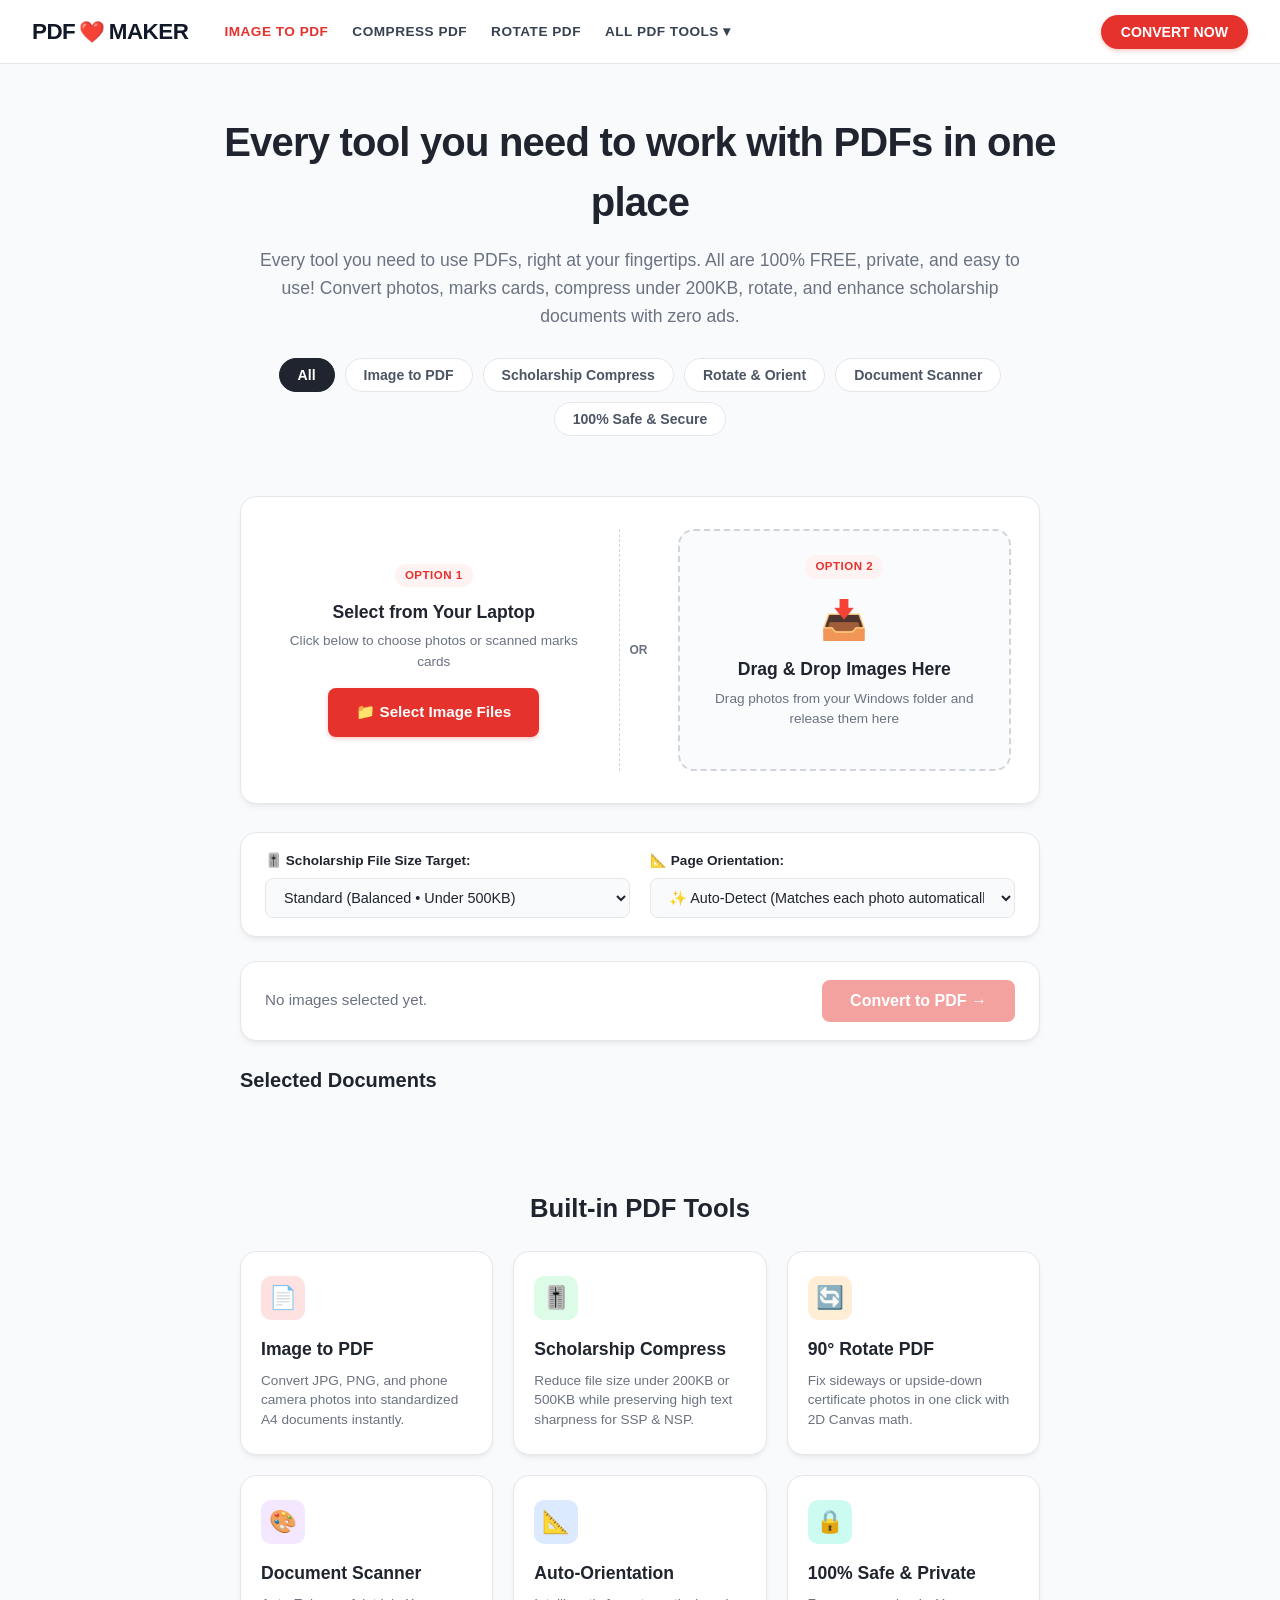
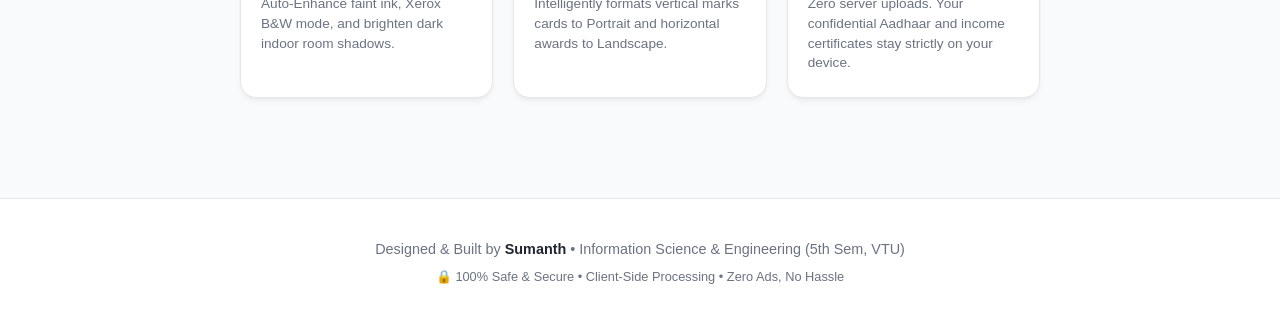
<file: index.html>
<!DOCTYPE html>
<html lang="en">
<head>
    <meta charset="UTF-8">
    <meta name="viewport" content="width=device-width, initial-scale=1.0">
    
    <!-- Favicon -->
    <link rel="icon" type="image/svg+xml" href="favicon.svg">

    <!-- SEO Meta Tags -->
    <title>PDF Maker - Every tool you need to work with PDFs in one place</title>
    <meta name="title" content="PDF Maker - Every tool you need to work with PDFs in one place">
    <meta name="description" content="100% FREE, private, and ad-free in-browser PDF tools. Convert images to A4 PDF, compress under 200KB/500KB for scholarships, rotate, and enhance documents.">
    <meta name="keywords" content="pdf maker, image to pdf, ilovepdf alternative, scholarship pdf converter, compress pdf under 200kb, rotate pdf, vtu marks card pdf">
    <meta name="author" content="Sumanth">

    <!-- Open Graph Social Sharing -->
    <meta property="og:type" content="website">
    <meta property="og:title" content="PDF Maker - Every tool you need to work with PDFs in one place">
    <meta property="og:description" content="All are 100% FREE and easy to use! Convert, compress, rotate, and enhance scholarship documents with zero ads.">
    <meta property="og:image" content="favicon.svg">

    <!-- Connect our stylesheet -->
    <link rel="stylesheet" href="style.css">

    <!-- Load jsPDF library locally -->
    <script src="jspdf.umd.min.js"></script>
</head>
<body>

    <!-- 1. iLovePDF Style Navigation Bar -->
    <nav class="site-nav">
        <div class="nav-left">
            <a href="#" class="brand-logo">
                PDF <span class="brand-heart">❤️</span> MAKER
            </a>
            <ul class="nav-links">
                <li><a href="#uploadWorkspace" class="active">IMAGE TO PDF</a></li>
                <li><a href="#uploadWorkspace">COMPRESS PDF</a></li>
                <li><a href="#uploadWorkspace">ROTATE PDF</a></li>
                <li><a href="#featuresGrid">ALL PDF TOOLS ▾</a></li>
            </ul>
        </div>

        <div class="nav-right">
            <button class="btn-nav-action" onclick="document.getElementById('uploadWorkspace').scrollIntoView({ behavior: 'smooth' })">
                CONVERT NOW
            </button>
        </div>
    </nav>

    <!-- 2. iLovePDF Hero Header -->
    <section class="hero-section">
        <h1 class="hero-title">Every tool you need to work with PDFs in one place</h1>
        <p class="hero-description">
            Every tool you need to use PDFs, right at your fingertips. All are 100% FREE, private, and easy to use! 
            Convert photos, marks cards, compress under 200KB, rotate, and enhance scholarship documents with zero ads.
        </p>

        <!-- Category Filter Pills -->
        <div class="filter-pills-row">
            <button class="pill-item active" onclick="filterCards('all', this)">All</button>
            <button class="pill-item" onclick="filterCards('convert', this)">Image to PDF</button>
            <button class="pill-item" onclick="filterCards('compress', this)">Scholarship Compress</button>
            <button class="pill-item" onclick="filterCards('rotate', this)">Rotate &amp; Orient</button>
            <button class="pill-item" onclick="filterCards('scanner', this)">Document Scanner</button>
            <button class="pill-item" onclick="filterCards('privacy', this)">100% Safe &amp; Secure</button>
        </div>
    </section>

    <!-- 3. Main Interactive Workspace -->
    <div class="app-container" id="uploadWorkspace">
        <div class="upload-card-wrapper">
            
            <!-- Upload Options Grid -->
            <div class="upload-options-grid">
                
                <!-- OPTION 1: Browse Button -->
                <div class="option-box browse-option">
                    <span class="option-tag">OPTION 1</span>
                    <h3>Select from Your Laptop</h3>
                    <p>Click below to choose photos or scanned marks cards</p>
                    
                    <input 
                        type="file" 
                        id="imageInput" 
                        accept="image/*" 
                        multiple 
                        class="visually-hidden" 
                    />
                    <label for="imageInput" class="btn-browse">
                        📁 Select Image Files
                    </label>
                </div>

                <!-- Divider -->
                <div class="options-divider">
                    <span>OR</span>
                </div>

                <!-- OPTION 2: Drag & Drop Zone -->
                <div id="dropZone" class="option-box drop-zone">
                    <span class="option-tag">OPTION 2</span>
                    <div class="icon">📥</div>
                    <h3>Drag &amp; Drop Images Here</h3>
                    <p>Drag photos from your Windows folder and release them here</p>
                </div>

            </div>
        </div>

        <!-- Pre-conversion Settings (Compression & Orientation) -->
        <section class="settings-card">
            <div class="setting-item">
                <label for="compressionQuality">🎚️ Scholarship File Size Target:</label>
                <select id="compressionQuality">
                    <option value="0.7" selected>Standard (Balanced • Under 500KB)</option>
                    <option value="0.5">High Compression (Smallest • Under 200KB for SSP/NSP)</option>
                    <option value="0.92">Maximum Clarity (Original Size)</option>
                </select>
            </div>

            <div class="setting-item">
                <label for="pageOrientation">📐 Page Orientation:</label>
                <select id="pageOrientation">
                    <option value="auto" selected>✨ Auto-Detect (Matches each photo automatically)</option>
                    <option value="portrait">Portrait (Standard Vertical A4)</option>
                    <option value="landscape">Landscape (Horizontal Certificates)</option>
                </select>
            </div>
        </section>

        <!-- Action Bar: Status + Clear All + Convert Button -->
        <section class="action-bar">
            <span id="statusText">No images selected yet.</span>
            <div class="action-buttons">
                <button id="clearAllBtn" class="btn-clear" style="display: none;" title="Remove all images">
                    🧹 Clear All
                </button>
                <button id="convertBtn" class="btn-primary" disabled>
                    <span>Convert to PDF →</span>
                </button>
            </div>
        </section>

        <!-- Download Card (Revealed ONLY after conversion!) -->
        <section id="downloadSection" class="download-card" style="display: none;">
            <div class="download-header">
                <div class="success-icon">🎉</div>
                <div>
                    <h3>Your PDF is Ready!</h3>
                    <p id="pdfSizeNotice">Compiled successfully</p>
                </div>
            </div>

            <div class="naming-form">
                <label for="pdfFileName">Name your PDF file:</label>
                <div class="input-with-extension">
                    <input 
                        type="text" 
                        id="pdfFileName" 
                        value="scholarship_documents" 
                        placeholder="e.g. Sumanth_MarksCard" 
                    />
                    <span class="extension-label">.pdf</span>
                </div>
            </div>

            <div class="download-actions">
                <button id="finalDownloadBtn" class="btn-primary btn-download">
                    ⬇️ Download PDF
                </button>
                <button id="previewPdfBtn" class="btn-secondary">
                    👁️ Preview in New Tab
                </button>
            </div>
        </section>

        <!-- Thumbnail Preview Section -->
        <section class="preview-section">
            <h2>Selected Documents</h2>
            <div id="imageGrid" class="image-grid"></div>
        </section>

        <!-- 4. iLovePDF Feature Cards Showcase Grid -->
        <section class="features-showcase-section" id="featuresGrid">
            <h3 class="features-showcase-title">Built-in PDF Tools</h3>
            
            <div class="ilove-cards-grid">
                
                <!-- Card 1 -->
                <div class="tool-card" data-category="convert">
                    <div class="tool-badge-icon badge-red">📄</div>
                    <h4>Image to PDF</h4>
                    <p>Convert JPG, PNG, and phone camera photos into standardized A4 documents instantly.</p>
                </div>

                <!-- Card 2 -->
                <div class="tool-card" data-category="compress">
                    <div class="tool-badge-icon badge-green">🎚️</div>
                    <h4>Scholarship Compress</h4>
                    <p>Reduce file size under 200KB or 500KB while preserving high text sharpness for SSP &amp; NSP.</p>
                </div>

                <!-- Card 3 -->
                <div class="tool-card" data-category="rotate">
                    <div class="tool-badge-icon badge-orange">🔄</div>
                    <h4>90° Rotate PDF</h4>
                    <p>Fix sideways or upside-down certificate photos in one click with 2D Canvas math.</p>
                </div>

                <!-- Card 4 -->
                <div class="tool-card" data-category="scanner">
                    <div class="tool-badge-icon badge-purple">🎨</div>
                    <h4>Document Scanner</h4>
                    <p>Auto-Enhance faint ink, Xerox B&amp;W mode, and brighten dark indoor room shadows.</p>
                </div>

                <!-- Card 5 -->
                <div class="tool-card" data-category="rotate">
                    <div class="tool-badge-icon badge-blue">📐</div>
                    <h4>Auto-Orientation</h4>
                    <p>Intelligently formats vertical marks cards to Portrait and horizontal awards to Landscape.</p>
                </div>

                <!-- Card 6 -->
                <div class="tool-card" data-category="privacy">
                    <div class="tool-badge-icon badge-emerald">🔒</div>
                    <h4>100% Safe &amp; Private</h4>
                    <p>Zero server uploads. Your confidential Aadhaar and income certificates stay strictly on your device.</p>
                </div>

            </div>
        </section>
    </div>

    <!-- 5. Developer Portfolio Footer -->
    <footer class="app-footer">
        <p>Designed &amp; Built by <strong>Sumanth</strong> • Information Science &amp; Engineering (5th Sem, VTU)</p>
        <p class="footer-sub">🔒 100% Safe &amp; Secure • Client-Side Processing • Zero Ads, No Hassle</p>
    </footer>

    <!-- Connect our JavaScript file -->
    <script src="app.js"></script>

    <!-- Filter Pills Script -->
    <script>
        function filterCards(category, btnElement) {
            // Update active pill
            document.querySelectorAll('.pill-item').forEach(pill => pill.classList.remove('active'));
            btnElement.classList.add('active');

            // Filter cards
            const cards = document.querySelectorAll('.tool-card');
            cards.forEach(card => {
                if (category === 'all' || card.dataset.category === category) {
                    card.style.display = 'flex';
                } else {
                    card.style.display = 'none';
                }
            });

            // If a tool pill is clicked, scroll to workspace
            if (category !== 'all') {
                document.getElementById('uploadWorkspace').scrollIntoView({ behavior: 'smooth' });
            }
        }
    </script>
</body>
</html>
</file>
<file: style.css>
/* ========================================================
   iLovePDF Design System (Red & Clean White Theme)
   ======================================================== */
:root {
    --brand-red: #e5322d;
    --brand-red-hover: #cb201c;
    --brand-red-light: #fef2f2;
    --bg-page: #f8fafc;
    --surface-white: #ffffff;
    --text-heading: #1f242e;
    --text-body: #4b5563;
    --text-muted: #6b7280;
    --border-color: #e5e7eb;
    --border-dashed: #d1d5db;
    --shadow-card: 0 4px 6px -1px rgba(0, 0, 0, 0.05), 0 2px 4px -2px rgba(0, 0, 0, 0.05);
    --shadow-card-hover: 0 12px 20px -3px rgba(0, 0, 0, 0.08), 0 4px 6px -4px rgba(0, 0, 0, 0.04);
    --radius-card: 16px;
    --radius-btn: 8px;
    --radius-pill: 9999px;
    --font-stack: -apple-system, BlinkMacSystemFont, 'Segoe UI', Roboto, Helvetica, Arial, sans-serif;
}

* {
    box-sizing: border-box;
    margin: 0;
    padding: 0;
}

body {
    font-family: var(--font-stack);
    background-color: var(--bg-page);
    color: var(--text-heading);
    line-height: 1.5;
    -webkit-font-smoothing: antialiased;
}

/* ========================================================
   1. iLovePDF Navigation Bar
   ======================================================== */
.site-nav {
    background-color: var(--surface-white);
    border-bottom: 1px solid var(--border-color);
    padding: 0 32px;
    height: 64px;
    display: flex;
    align-items: center;
    justify-content: space-between;
    position: sticky;
    top: 0;
    z-index: 50;
}

.nav-left {
    display: flex;
    align-items: center;
    gap: 36px;
}

.brand-logo {
    display: flex;
    align-items: center;
    gap: 4px;
    text-decoration: none;
    font-size: 1.4rem;
    font-weight: 900;
    letter-spacing: -0.5px;
    color: #111827;
}

.brand-heart {
    color: var(--brand-red);
    font-size: 1.3rem;
    display: inline-block;
    animation: pulseHeart 2s infinite;
}

@keyframes pulseHeart {
    0%, 100% { transform: scale(1); }
    50% { transform: scale(1.12); }
}

.nav-links {
    display: flex;
    align-items: center;
    gap: 24px;
    list-style: none;
}

@media (max-width: 900px) {
    .nav-links { display: none; }
}

.nav-links a {
    text-decoration: none;
    font-size: 0.85rem;
    font-weight: 700;
    color: #374151;
    text-transform: uppercase;
    letter-spacing: 0.5px;
    transition: color 0.15s ease;
}

.nav-links a:hover,
.nav-links a.active {
    color: var(--brand-red);
}

.nav-right {
    display: flex;
    align-items: center;
    gap: 16px;
}

.btn-nav-action {
    background-color: var(--brand-red);
    color: white;
    padding: 9px 20px;
    border-radius: var(--radius-pill);
    font-size: 0.88rem;
    font-weight: 700;
    text-decoration: none;
    border: none;
    cursor: pointer;
    transition: all 0.15s ease;
    box-shadow: 0 2px 4px rgba(229, 50, 45, 0.25);
}

.btn-nav-action:hover {
    background-color: var(--brand-red-hover);
    transform: translateY(-1px);
    box-shadow: 0 4px 8px rgba(229, 50, 45, 0.35);
}

/* ========================================================
   2. Hero Section
   ======================================================== */
.hero-section {
    text-align: center;
    padding: 48px 20px 24px 20px;
    max-width: 900px;
    margin: 0 auto;
}

.hero-title {
    font-size: 2.5rem;
    font-weight: 800;
    color: var(--text-heading);
    letter-spacing: -0.8px;
    margin-bottom: 14px;
}

@media (max-width: 640px) {
    .hero-title { font-size: 1.85rem; }
}

.hero-description {
    font-size: 1.1rem;
    color: var(--text-muted);
    line-height: 1.6;
    max-width: 780px;
    margin: 0 auto 28px auto;
}

/* Category Filter Pills */
.filter-pills-row {
    display: flex;
    justify-content: center;
    align-items: center;
    gap: 10px;
    flex-wrap: wrap;
    margin-bottom: 36px;
}

.pill-item {
    background: var(--surface-white);
    border: 1px solid var(--border-color);
    padding: 8px 18px;
    border-radius: var(--radius-pill);
    font-size: 0.88rem;
    font-weight: 600;
    color: #4b5563;
    cursor: pointer;
    transition: all 0.15s ease;
    user-select: none;
}

.pill-item:hover {
    border-color: #cbd5e1;
    background-color: #f8fafc;
}

.pill-item.active {
    background-color: #1f242e;
    color: #ffffff;
    border-color: #1f242e;
}

/* ========================================================
   3. Main App Container & Workspace
   ======================================================== */
.app-container {
    max-width: 840px;
    margin: 0 auto;
    padding: 0 20px 40px 20px;
}

/* The Upload Card */
.upload-card-wrapper {
    background: var(--surface-white);
    border: 1px solid var(--border-color);
    border-radius: var(--radius-card);
    padding: 32px 28px;
    box-shadow: var(--shadow-card);
    margin-bottom: 28px;
}

.upload-options-grid {
    display: flex;
    gap: 20px;
    align-items: stretch;
}

@media (max-width: 680px) {
    .upload-options-grid { flex-direction: column; }
}

.option-box {
    flex: 1;
    display: flex;
    flex-direction: column;
    align-items: center;
    justify-content: center;
    text-align: center;
    padding: 24px 16px;
    border-radius: var(--radius-card);
}

.option-tag {
    font-size: 0.72rem;
    font-weight: 700;
    letter-spacing: 0.5px;
    color: var(--brand-red);
    background: var(--brand-red-light);
    padding: 3px 10px;
    border-radius: var(--radius-pill);
    margin-bottom: 12px;
}

.option-box h3 {
    font-size: 1.1rem;
    font-weight: 700;
    margin-bottom: 6px;
}

.option-box p {
    font-size: 0.85rem;
    color: var(--text-muted);
    margin-bottom: 16px;
}

/* Red iLovePDF Style Browse Button */
.btn-browse {
    background-color: var(--brand-red);
    color: white;
    padding: 13px 28px;
    border-radius: var(--radius-btn);
    font-weight: 700;
    font-size: 0.95rem;
    cursor: pointer;
    transition: all 0.15s ease;
    display: inline-block;
    box-shadow: 0 2px 4px rgba(229, 50, 45, 0.25);
}

.btn-browse:hover {
    background-color: var(--brand-red-hover);
    transform: translateY(-1px);
    box-shadow: 0 4px 10px rgba(229, 50, 45, 0.35);
}

.visually-hidden {
    position: absolute;
    width: 1px;
    height: 1px;
    padding: 0;
    margin: -1px;
    overflow: hidden;
    clip: rect(0, 0, 0, 0);
    border: 0;
}

.options-divider {
    display: flex;
    align-items: center;
    justify-content: center;
    color: var(--text-muted);
    font-size: 0.75rem;
    font-weight: 700;
}

@media (min-width: 681px) {
    .options-divider {
        border-left: 1px dashed var(--border-dashed);
        padding: 0 10px;
    }
}

.drop-zone {
    border: 2px dashed var(--border-dashed);
    background-color: #fafbfc;
    transition: all 0.2s ease;
}

.drop-zone .icon {
    font-size: 2.4rem;
    margin-bottom: 8px;
}

.drop-zone.drag-active {
    border-color: var(--brand-red);
    background-color: var(--brand-red-light);
    transform: scale(1.02);
}

/* ========================================================
   4. Settings Panel
   ======================================================== */
.settings-card {
    background-color: var(--surface-white);
    border: 1px solid var(--border-color);
    border-radius: var(--radius-card);
    padding: 18px 24px;
    display: flex;
    gap: 20px;
    flex-wrap: wrap;
    box-shadow: var(--shadow-card);
    margin-bottom: 24px;
}

.setting-item {
    flex: 1;
    min-width: 240px;
    display: flex;
    flex-direction: column;
    gap: 6px;
}

.setting-item label {
    font-size: 0.85rem;
    font-weight: 700;
    color: var(--text-heading);
}

.setting-item select {
    padding: 10px 14px;
    border: 1px solid var(--border-color);
    border-radius: var(--radius-btn);
    font-family: inherit;
    font-size: 0.9rem;
    color: var(--text-heading);
    background-color: #f9fafb;
    outline: none;
    transition: border-color 0.15s ease;
}

.setting-item select:focus {
    border-color: var(--brand-red);
    background-color: #ffffff;
}

/* ========================================================
   5. Action Bar (Convert Button)
   ======================================================== */
.action-bar {
    display: flex;
    justify-content: space-between;
    align-items: center;
    background-color: var(--surface-white);
    padding: 18px 24px;
    border-radius: var(--radius-card);
    margin-bottom: 24px;
    box-shadow: var(--shadow-card);
    border: 1px solid var(--border-color);
}

#statusText {
    font-size: 0.95rem;
    color: var(--text-muted);
    font-weight: 500;
}

.action-buttons {
    display: flex;
    align-items: center;
    gap: 12px;
}

.btn-clear {
    background: transparent;
    color: #ef4444;
    border: 1px solid #fca5a5;
    padding: 10px 18px;
    font-size: 0.9rem;
    font-weight: 700;
    border-radius: var(--radius-btn);
    cursor: pointer;
    transition: all 0.15s ease;
}

.btn-clear:hover {
    background-color: #fef2f2;
    border-color: #ef4444;
}

.btn-primary {
    background-color: var(--brand-red);
    color: white;
    border: none;
    padding: 12px 28px;
    font-size: 1rem;
    font-weight: 700;
    border-radius: var(--radius-btn);
    cursor: pointer;
    transition: all 0.15s ease;
    display: inline-flex;
    align-items: center;
    gap: 8px;
    box-shadow: 0 2px 4px rgba(229, 50, 45, 0.25);
}

.btn-primary:hover:not(:disabled) {
    background-color: var(--brand-red-hover);
    transform: translateY(-1px);
    box-shadow: 0 4px 10px rgba(229, 50, 45, 0.35);
}

.btn-primary:disabled {
    opacity: 0.45;
    cursor: not-allowed;
    box-shadow: none;
}

/* ========================================================
   6. Post-Conversion Download & Naming Card
   ======================================================== */
.download-card {
    background: #ffffff;
    border: 2px solid #10b981;
    border-radius: var(--radius-card);
    padding: 28px;
    margin-bottom: 28px;
    box-shadow: var(--shadow-card-hover);
    animation: slideDown 0.3s ease-out;
}

@keyframes slideDown {
    from {
        opacity: 0;
        transform: translateY(-10px);
    }
    to {
        opacity: 1;
        transform: translateY(0);
    }
}

.download-header {
    display: flex;
    align-items: center;
    gap: 16px;
    margin-bottom: 20px;
}

.success-icon {
    font-size: 2.2rem;
    background: #ecfdf5;
    border-radius: 50%;
    width: 52px;
    height: 52px;
    display: flex;
    align-items: center;
    justify-content: center;
}

.download-header h3 {
    font-size: 1.25rem;
    font-weight: 800;
    color: var(--text-heading);
    margin-bottom: 2px;
}

.download-header p {
    font-size: 0.9rem;
    color: var(--text-muted);
}

.naming-form {
    margin-bottom: 20px;
}

.naming-form label {
    display: block;
    font-size: 0.88rem;
    font-weight: 700;
    margin-bottom: 8px;
    color: var(--text-heading);
}

.input-with-extension {
    display: flex;
    align-items: center;
    background: #f9fafb;
    border: 1px solid var(--border-color);
    border-radius: var(--radius-btn);
    overflow: hidden;
    max-width: 440px;
    transition: border-color 0.15s ease;
}

.input-with-extension:focus-within {
    border-color: var(--brand-red);
    background: #ffffff;
    box-shadow: 0 0 0 3px rgba(229, 50, 45, 0.1);
}

.input-with-extension input {
    flex: 1;
    border: none;
    background: transparent;
    padding: 12px 16px;
    font-family: inherit;
    font-size: 0.95rem;
    color: var(--text-heading);
    outline: none;
}

.extension-label {
    padding-right: 16px;
    font-weight: 700;
    color: var(--text-muted);
    font-size: 0.95rem;
    user-select: none;
}

.download-actions {
    display: flex;
    gap: 14px;
    flex-wrap: wrap;
}

.btn-download {
    background-color: #059669;
    box-shadow: 0 2px 4px rgba(5, 150, 105, 0.25);
}

.btn-download:hover {
    background-color: #047857;
    box-shadow: 0 4px 10px rgba(5, 150, 105, 0.35);
}

.btn-secondary {
    background-color: #4b5563;
    color: white;
    border: none;
    padding: 12px 22px;
    font-size: 0.95rem;
    font-weight: 700;
    border-radius: var(--radius-btn);
    cursor: pointer;
    transition: background-color 0.15s ease;
}

.btn-secondary:hover {
    background-color: #374151;
}

/* ========================================================
   7. Preview Grid & Thumbnail Cards
   ======================================================== */
.preview-section {
    margin-bottom: 48px;
}

.preview-section h2 {
    font-size: 1.25rem;
    font-weight: 800;
    margin-bottom: 16px;
    color: var(--text-heading);
}

.image-grid {
    display: grid;
    grid-template-columns: repeat(auto-fill, minmax(180px, 1fr));
    gap: 16px;
}

.thumbnail-card {
    background: var(--surface-white);
    border: 1px solid var(--border-color);
    border-radius: var(--radius-card);
    overflow: hidden;
    box-shadow: var(--shadow-card);
    transition: transform 0.2s ease, box-shadow 0.2s ease;
    display: flex;
    flex-direction: column;
    position: relative;
}

.thumbnail-card:hover {
    transform: translateY(-3px);
    box-shadow: var(--shadow-card-hover);
}

.card-top-actions {
    position: absolute;
    top: 8px;
    right: 8px;
    display: flex;
    gap: 6px;
    z-index: 10;
}

.btn-card-action {
    background-color: rgba(31, 36, 46, 0.75);
    color: white;
    border: none;
    width: 28px;
    height: 28px;
    border-radius: 50%;
    cursor: pointer;
    display: flex;
    align-items: center;
    justify-content: center;
    font-size: 12px;
    transition: all 0.15s ease;
    backdrop-filter: blur(4px);
}

.btn-card-action:hover {
    transform: scale(1.15);
}

.btn-delete {
    background-color: rgba(229, 50, 45, 0.85);
}

.btn-delete:hover {
    background-color: var(--brand-red-hover);
}

.btn-rotate {
    background-color: rgba(59, 130, 246, 0.85);
}

.btn-rotate:hover {
    background-color: #2563eb;
}

.img-wrapper {
    width: 100%;
    height: 155px;
    background-color: #f3f4f6;
    display: flex;
    align-items: center;
    justify-content: center;
    overflow: hidden;
}

.img-wrapper img {
    max-width: 100%;
    max-height: 100%;
    object-fit: contain;
    transition: transform 0.25s ease-in-out, filter 0.2s ease;
}

.thumbnail-info {
    padding: 12px;
    font-size: 0.8rem;
    display: flex;
    flex-direction: column;
    gap: 6px;
    background: #ffffff;
}

.thumbnail-badge-row {
    display: flex;
    justify-content: space-between;
    align-items: center;
}

.thumbnail-badge {
    font-weight: 800;
    color: var(--brand-red);
    font-size: 0.75rem;
    text-transform: uppercase;
}

.thumbnail-name {
    white-space: nowrap;
    overflow: hidden;
    text-overflow: ellipsis;
    color: var(--text-heading);
    font-size: 0.8rem;
    font-weight: 600;
}

.card-filter-select {
    width: 100%;
    padding: 5px 8px;
    font-size: 0.78rem;
    border: 1px solid var(--border-color);
    border-radius: 6px;
    background-color: #f9fafb;
    color: var(--text-heading);
    outline: none;
    font-family: inherit;
    cursor: pointer;
}

.card-filter-select:focus {
    border-color: var(--brand-red);
    background-color: #ffffff;
}

.reorder-row {
    display: flex;
    gap: 6px;
    margin-top: 2px;
}

.btn-reorder {
    flex: 1;
    background: #f3f4f6;
    border: 1px solid var(--border-color);
    border-radius: 6px;
    padding: 4px 0;
    font-size: 0.75rem;
    cursor: pointer;
    font-weight: 700;
    color: var(--text-heading);
    transition: all 0.15s ease;
}

.btn-reorder:hover:not(:disabled) {
    background: var(--brand-red-light);
    border-color: var(--brand-red);
    color: var(--brand-red);
}

.btn-reorder:disabled {
    opacity: 0.3;
    cursor: not-allowed;
}

/* ========================================================
   8. iLovePDF Feature Cards Showcase Grid
   ======================================================== */
.features-showcase-section {
    padding: 30px 0 60px 0;
}

.features-showcase-title {
    text-align: center;
    font-size: 1.6rem;
    font-weight: 800;
    margin-bottom: 24px;
    color: var(--text-heading);
}

.ilove-cards-grid {
    display: grid;
    grid-template-columns: repeat(auto-fill, minmax(240px, 1fr));
    gap: 20px;
}

.tool-card {
    background: var(--surface-white);
    border: 1px solid var(--border-color);
    border-radius: var(--radius-card);
    padding: 24px 20px;
    box-shadow: var(--shadow-card);
    transition: transform 0.2s ease, box-shadow 0.2s ease;
    display: flex;
    flex-direction: column;
    text-decoration: none;
    color: inherit;
}

.tool-card:hover {
    transform: translateY(-4px);
    box-shadow: var(--shadow-card-hover);
    border-color: #cbd5e1;
}

.tool-badge-icon {
    width: 44px;
    height: 44px;
    border-radius: 10px;
    display: flex;
    align-items: center;
    justify-content: center;
    font-size: 1.4rem;
    margin-bottom: 16px;
}

/* Color Themes for Cards */
.badge-red { background-color: #fee2e2; color: #dc2626; }
.badge-green { background-color: #dcfce7; color: #16a34a; }
.badge-blue { background-color: #dbeafe; color: #2563eb; }
.badge-purple { background-color: #f3e8ff; color: #9333ea; }
.badge-orange { background-color: #ffedd5; color: #ea580c; }
.badge-emerald { background-color: #ccfbf1; color: #0d9488; }

.tool-card h4 {
    font-size: 1.1rem;
    font-weight: 800;
    margin-bottom: 8px;
    color: var(--text-heading);
}

.tool-card p {
    font-size: 0.85rem;
    color: var(--text-muted);
    line-height: 1.45;
}

/* ========================================================
   9. Footer
   ======================================================== */
.app-footer {
    text-align: center;
    padding: 40px 20px;
    background-color: var(--surface-white);
    border-top: 1px solid var(--border-color);
    color: var(--text-muted);
    font-size: 0.9rem;
}

.app-footer strong {
    color: var(--text-heading);
}

.footer-sub {
    font-size: 0.8rem;
    margin-top: 6px;
    color: var(--text-muted);
}
</file>
